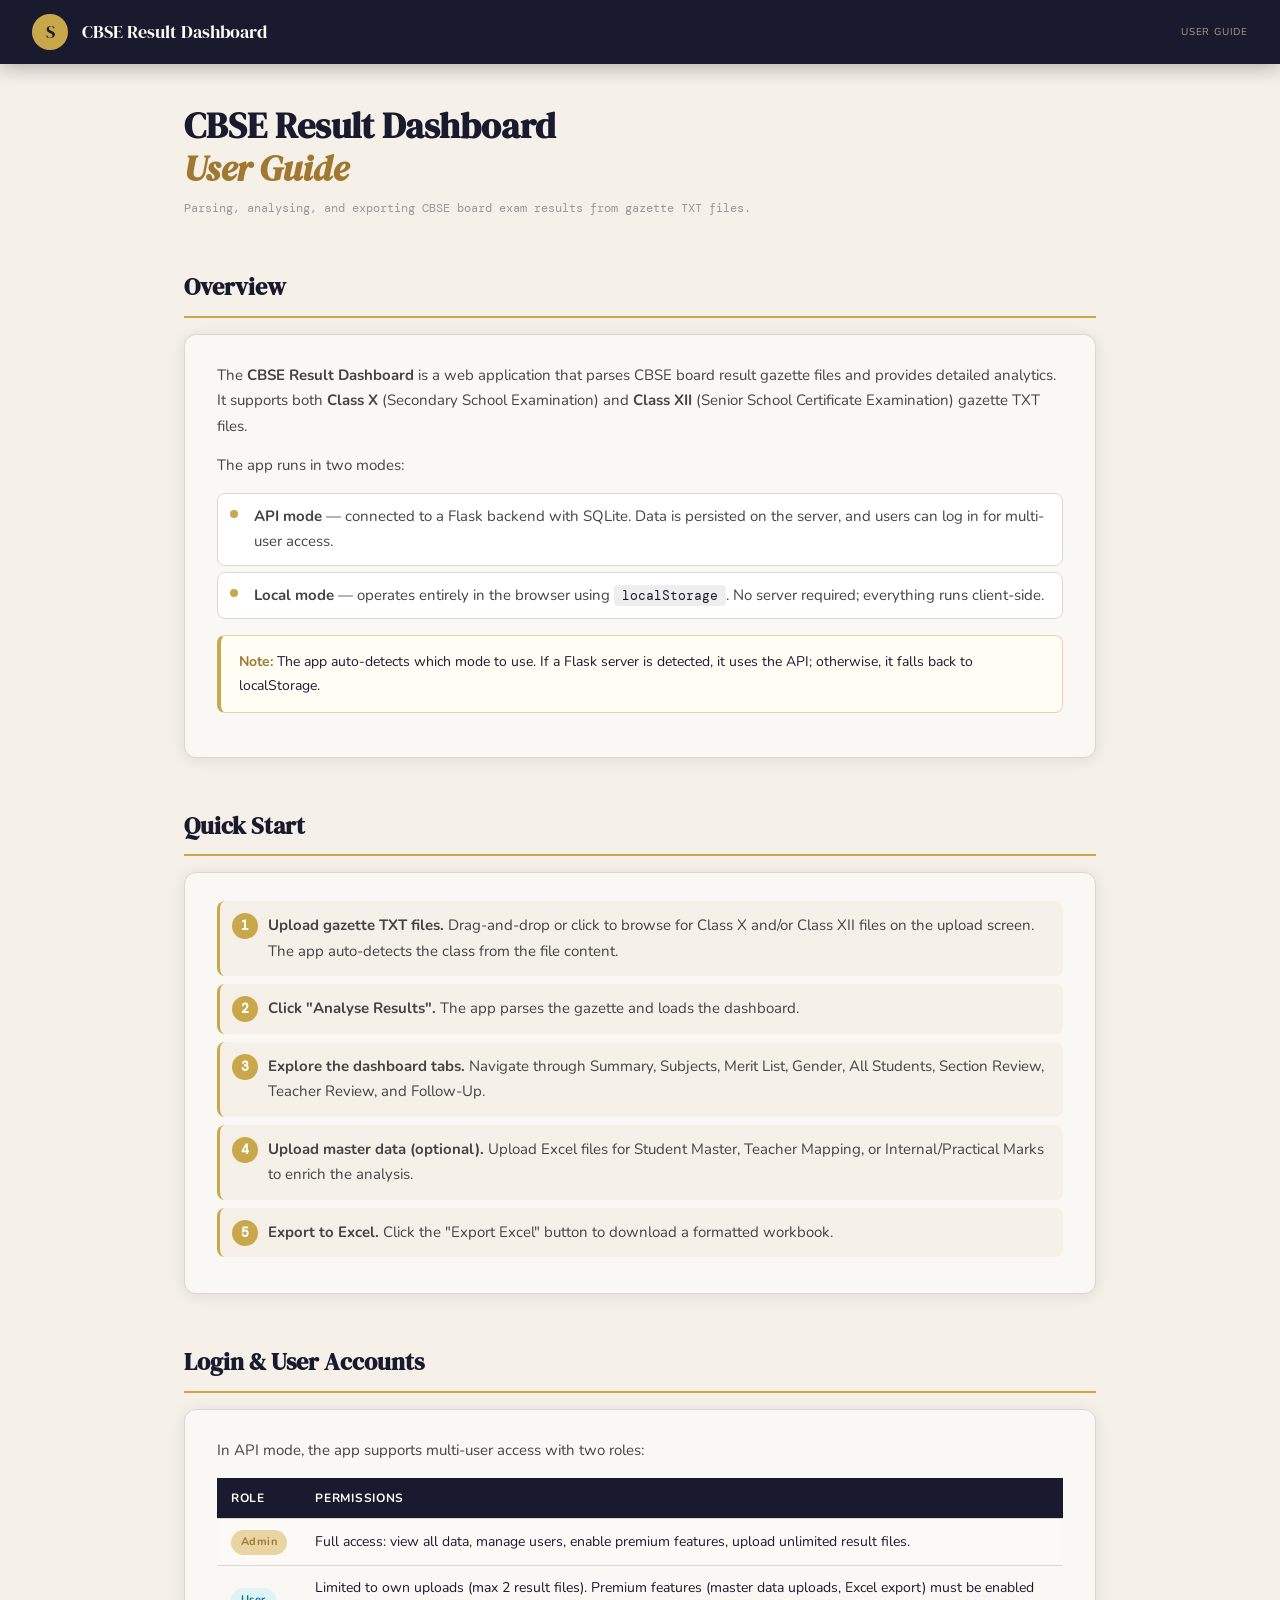
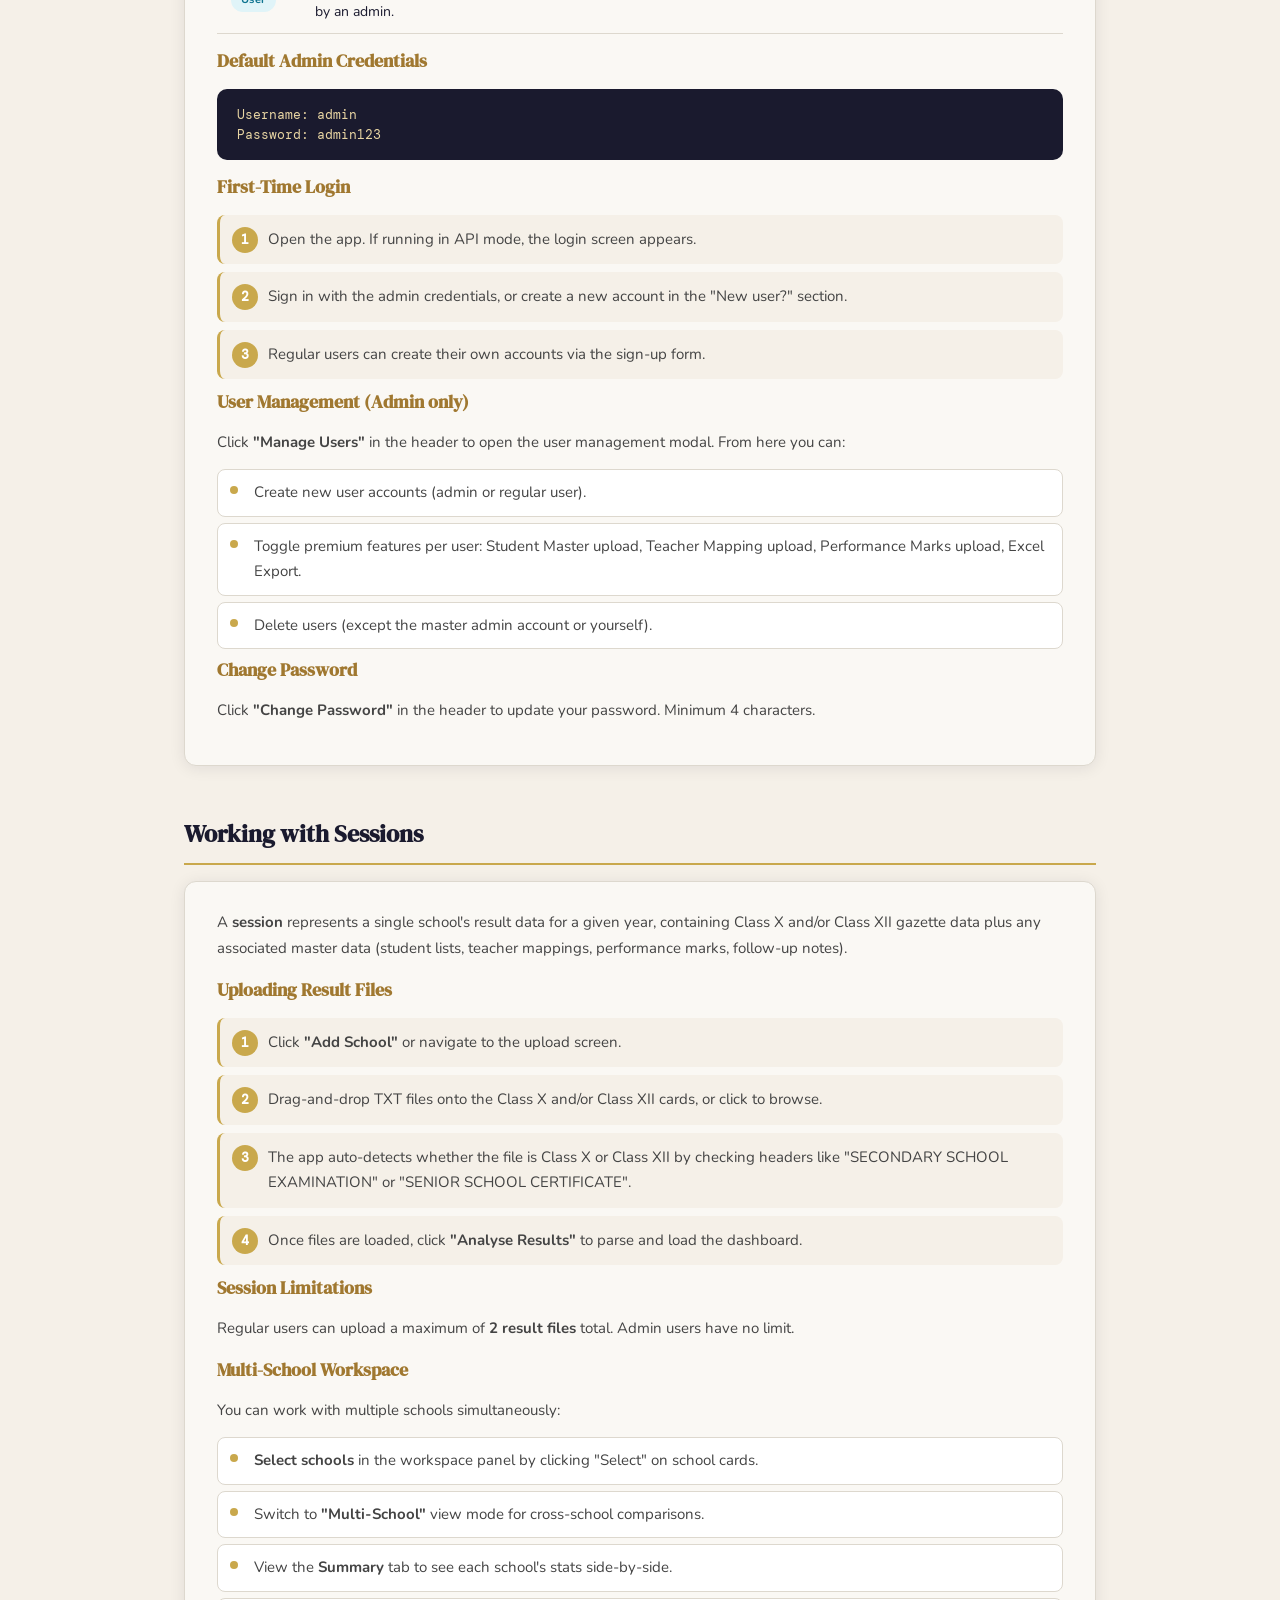
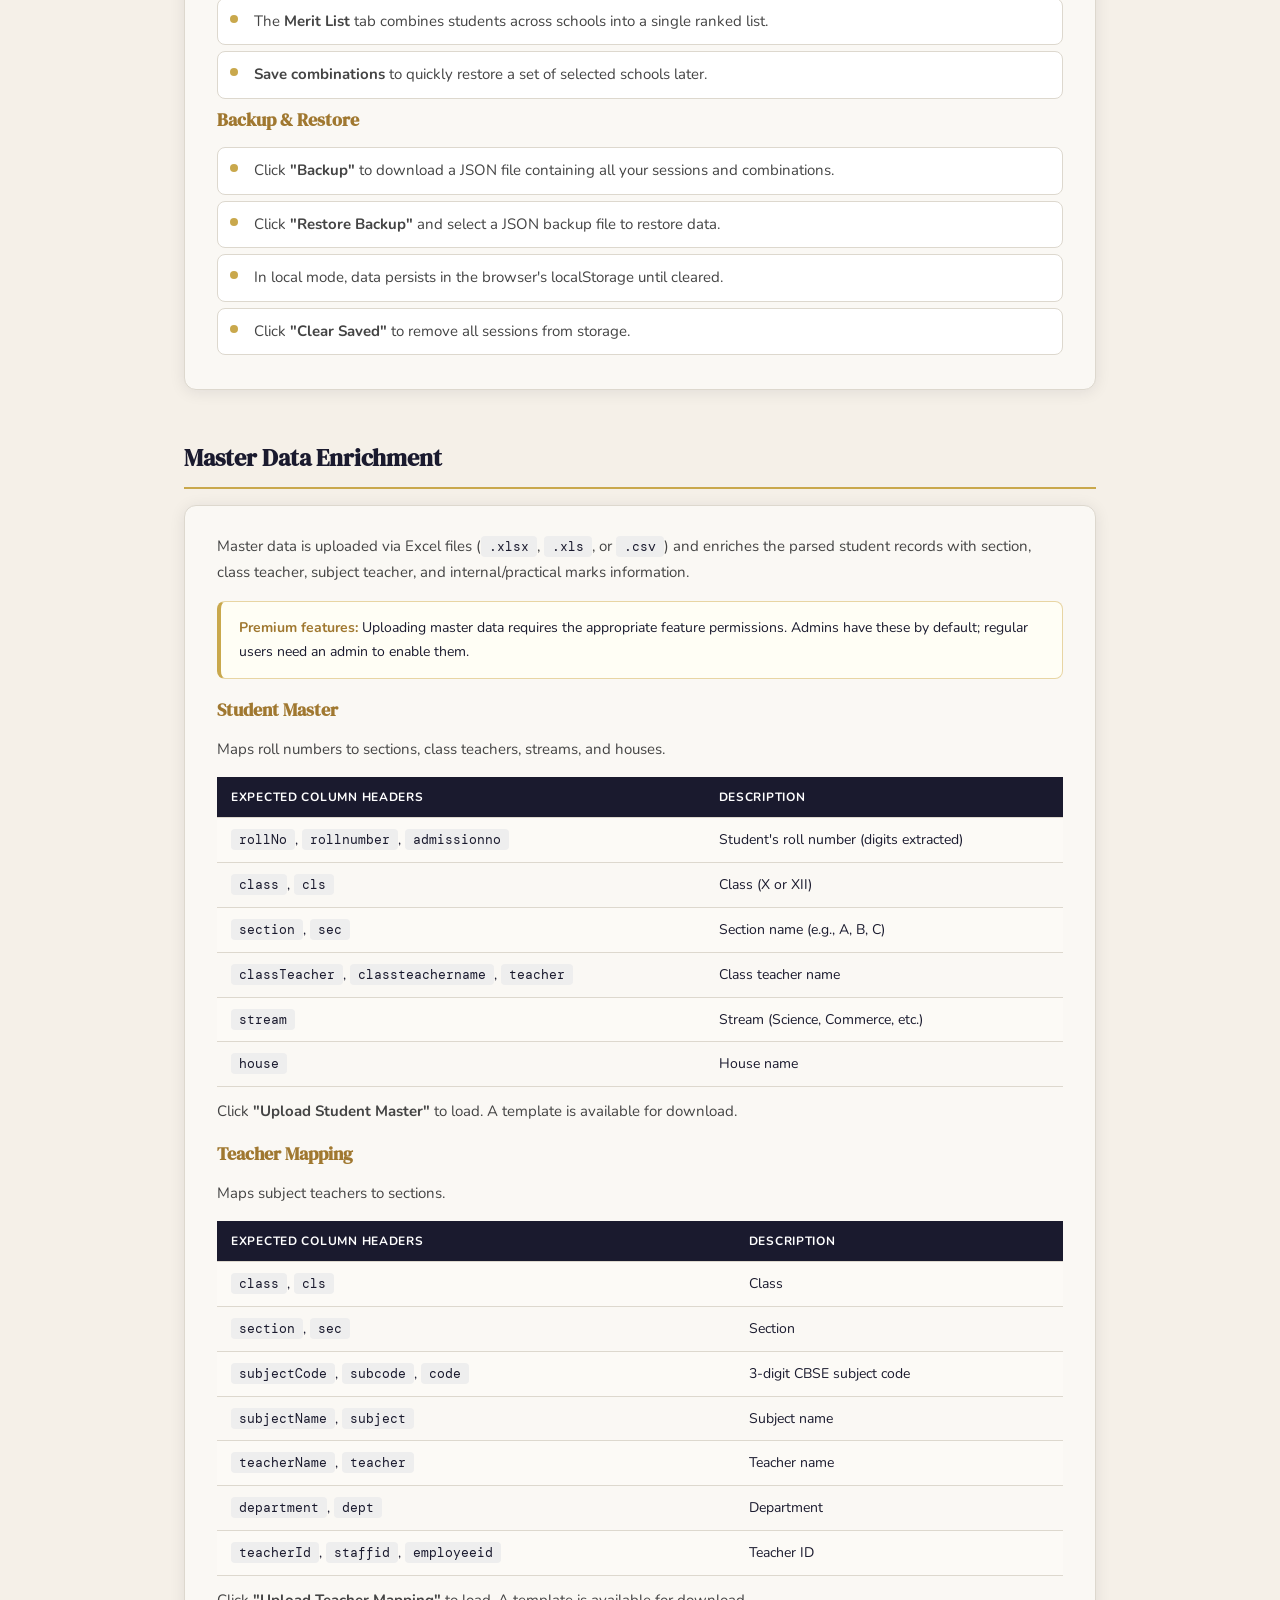
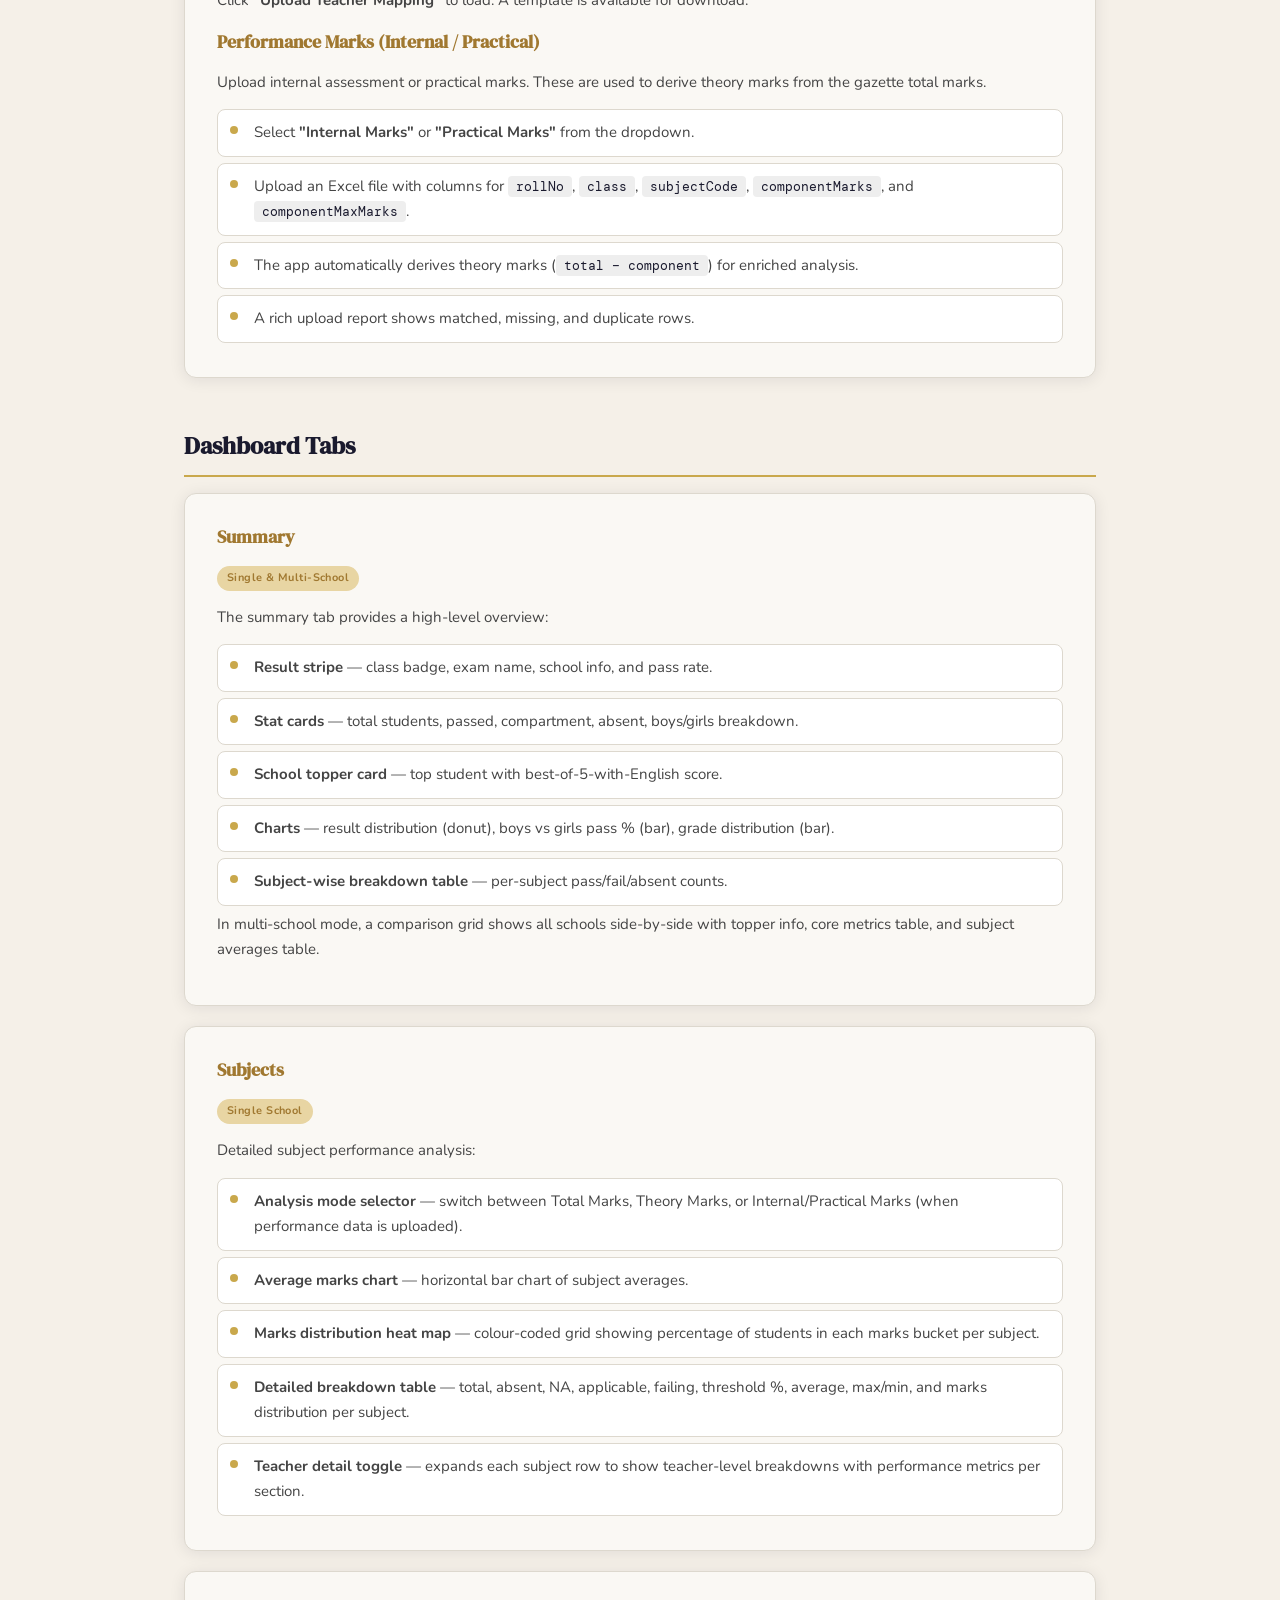
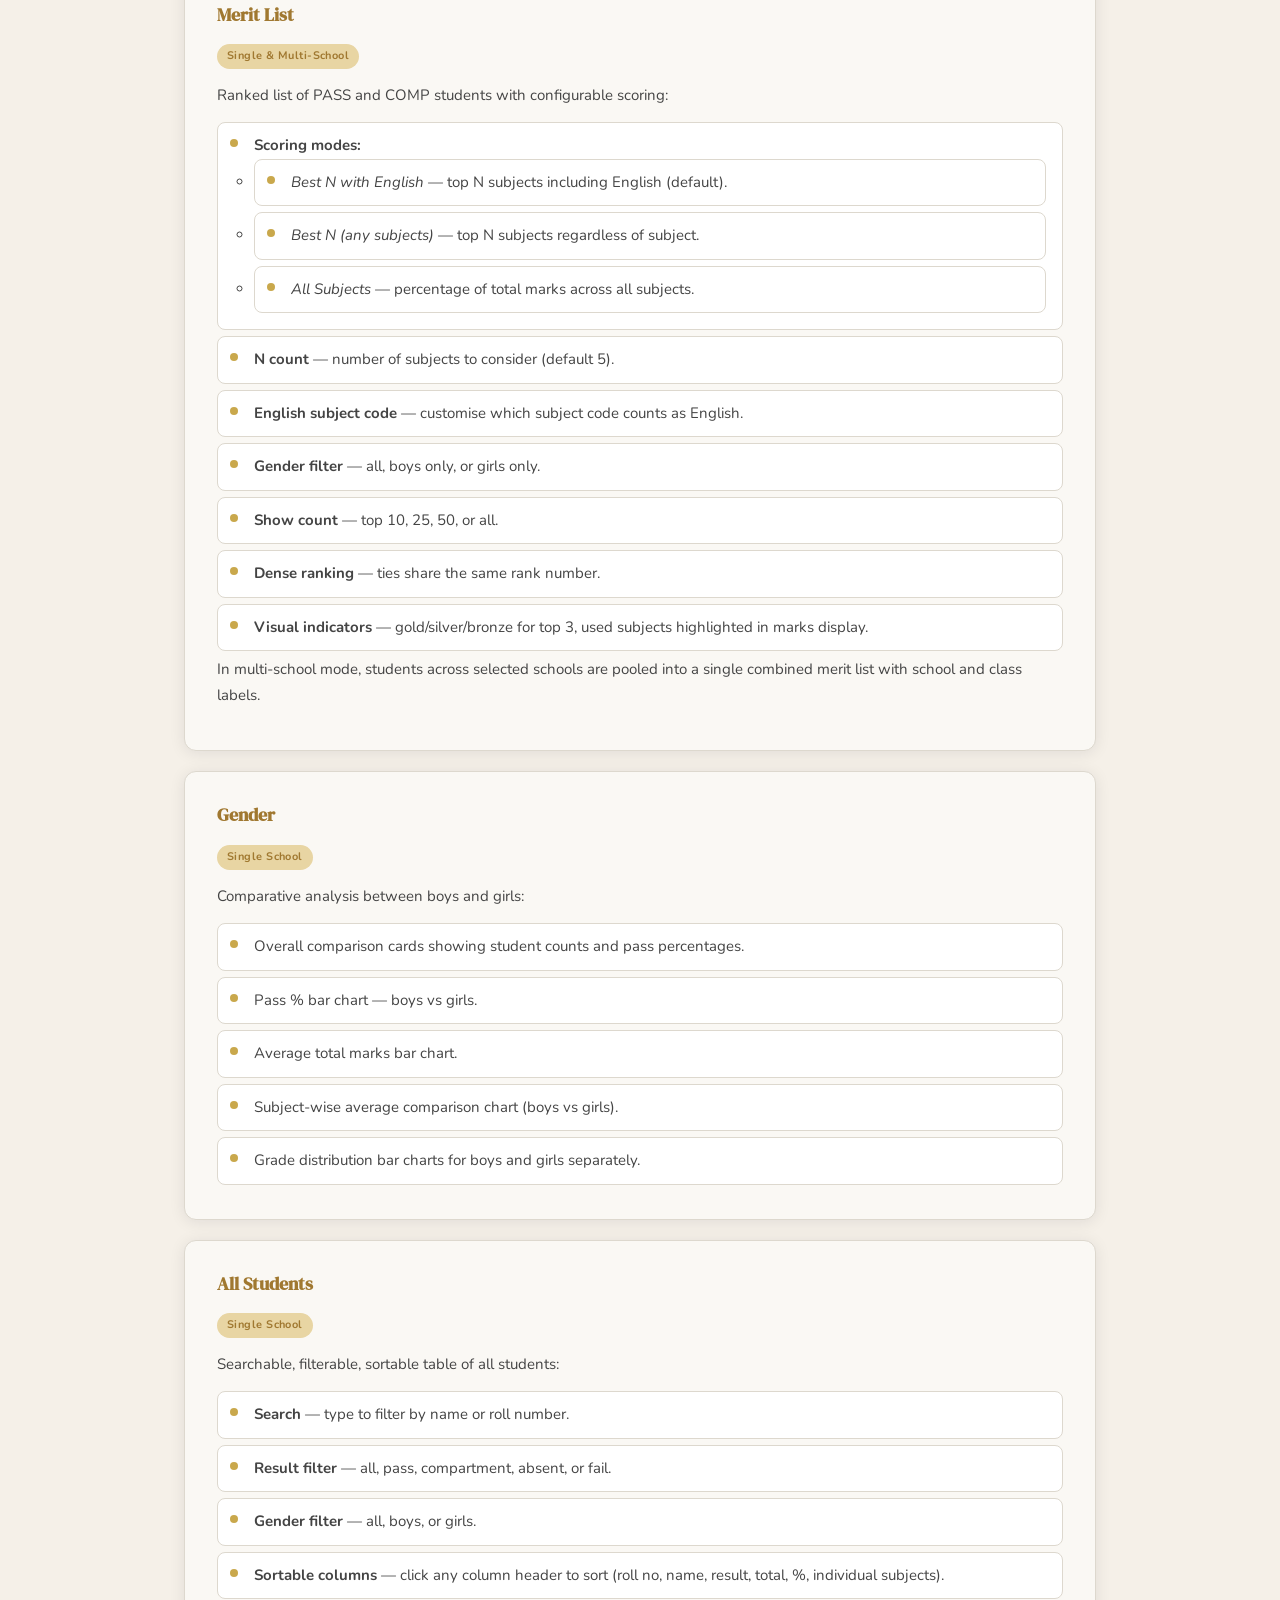
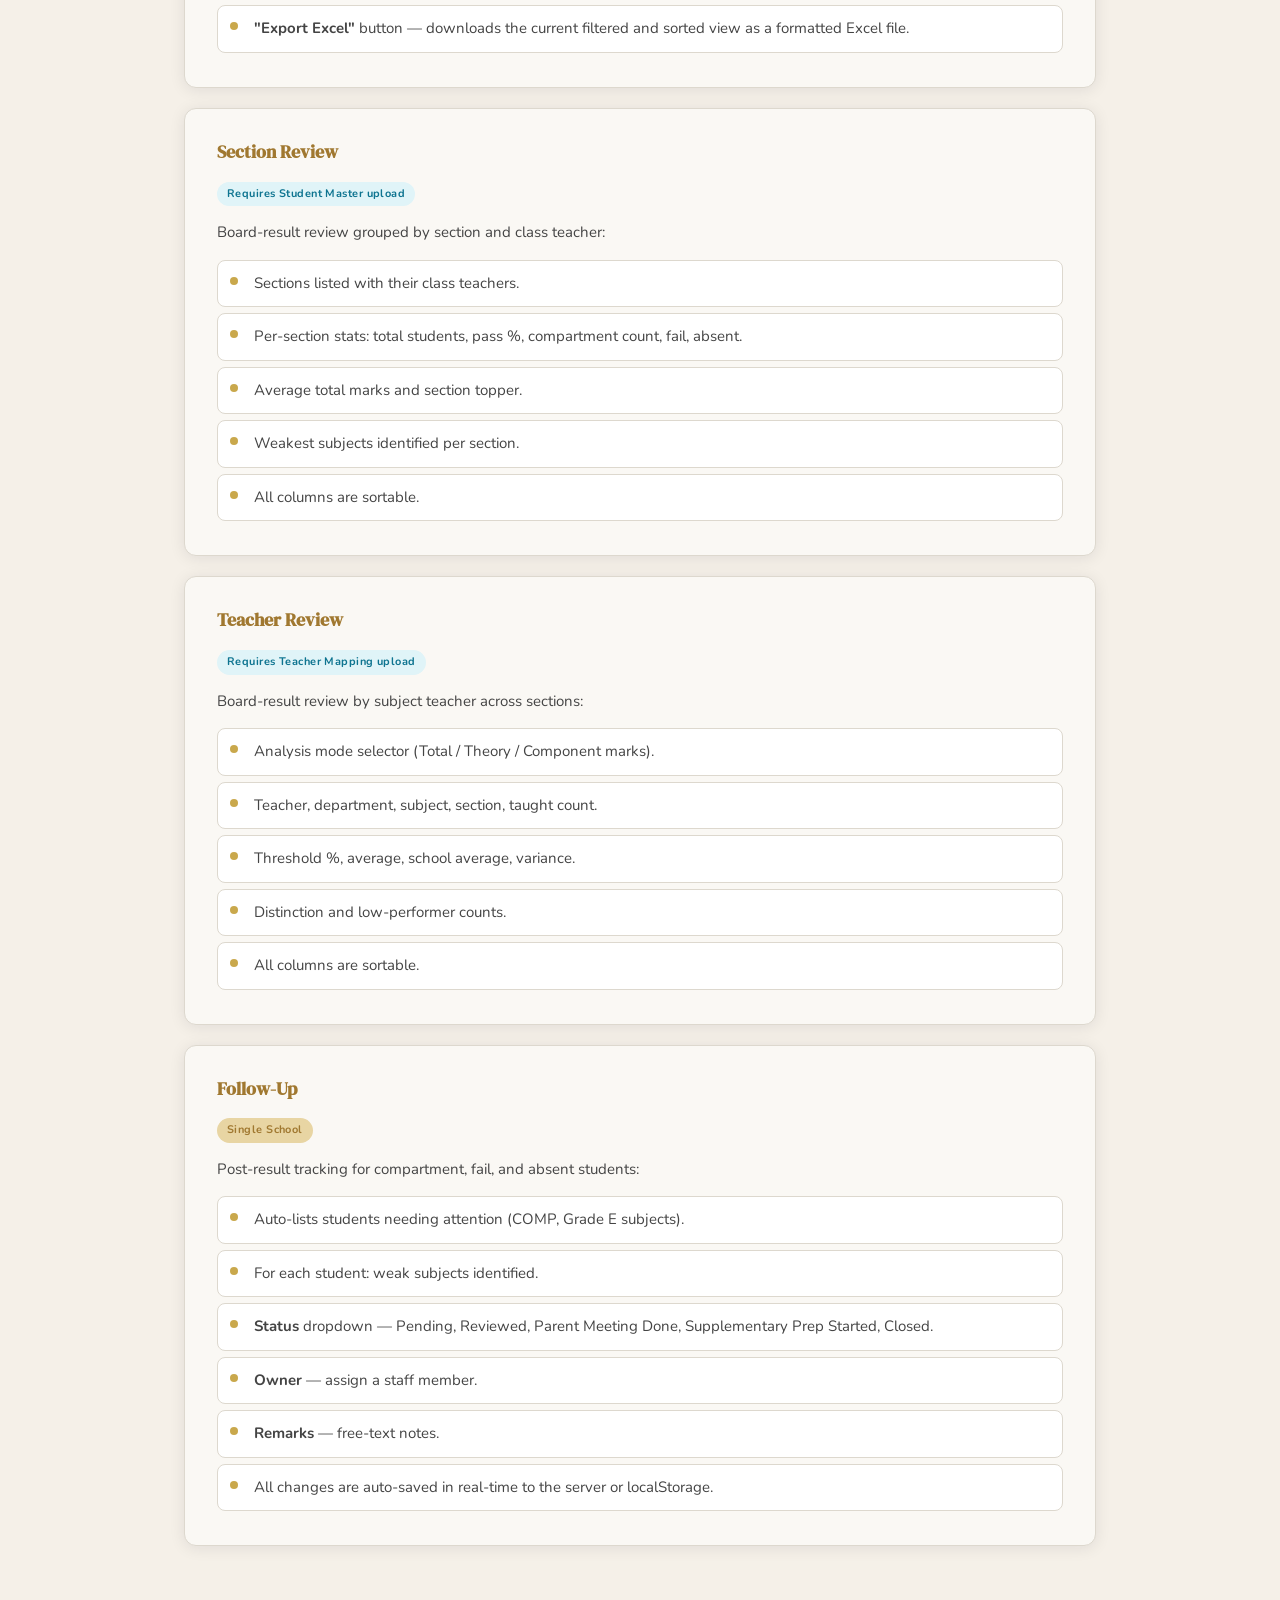
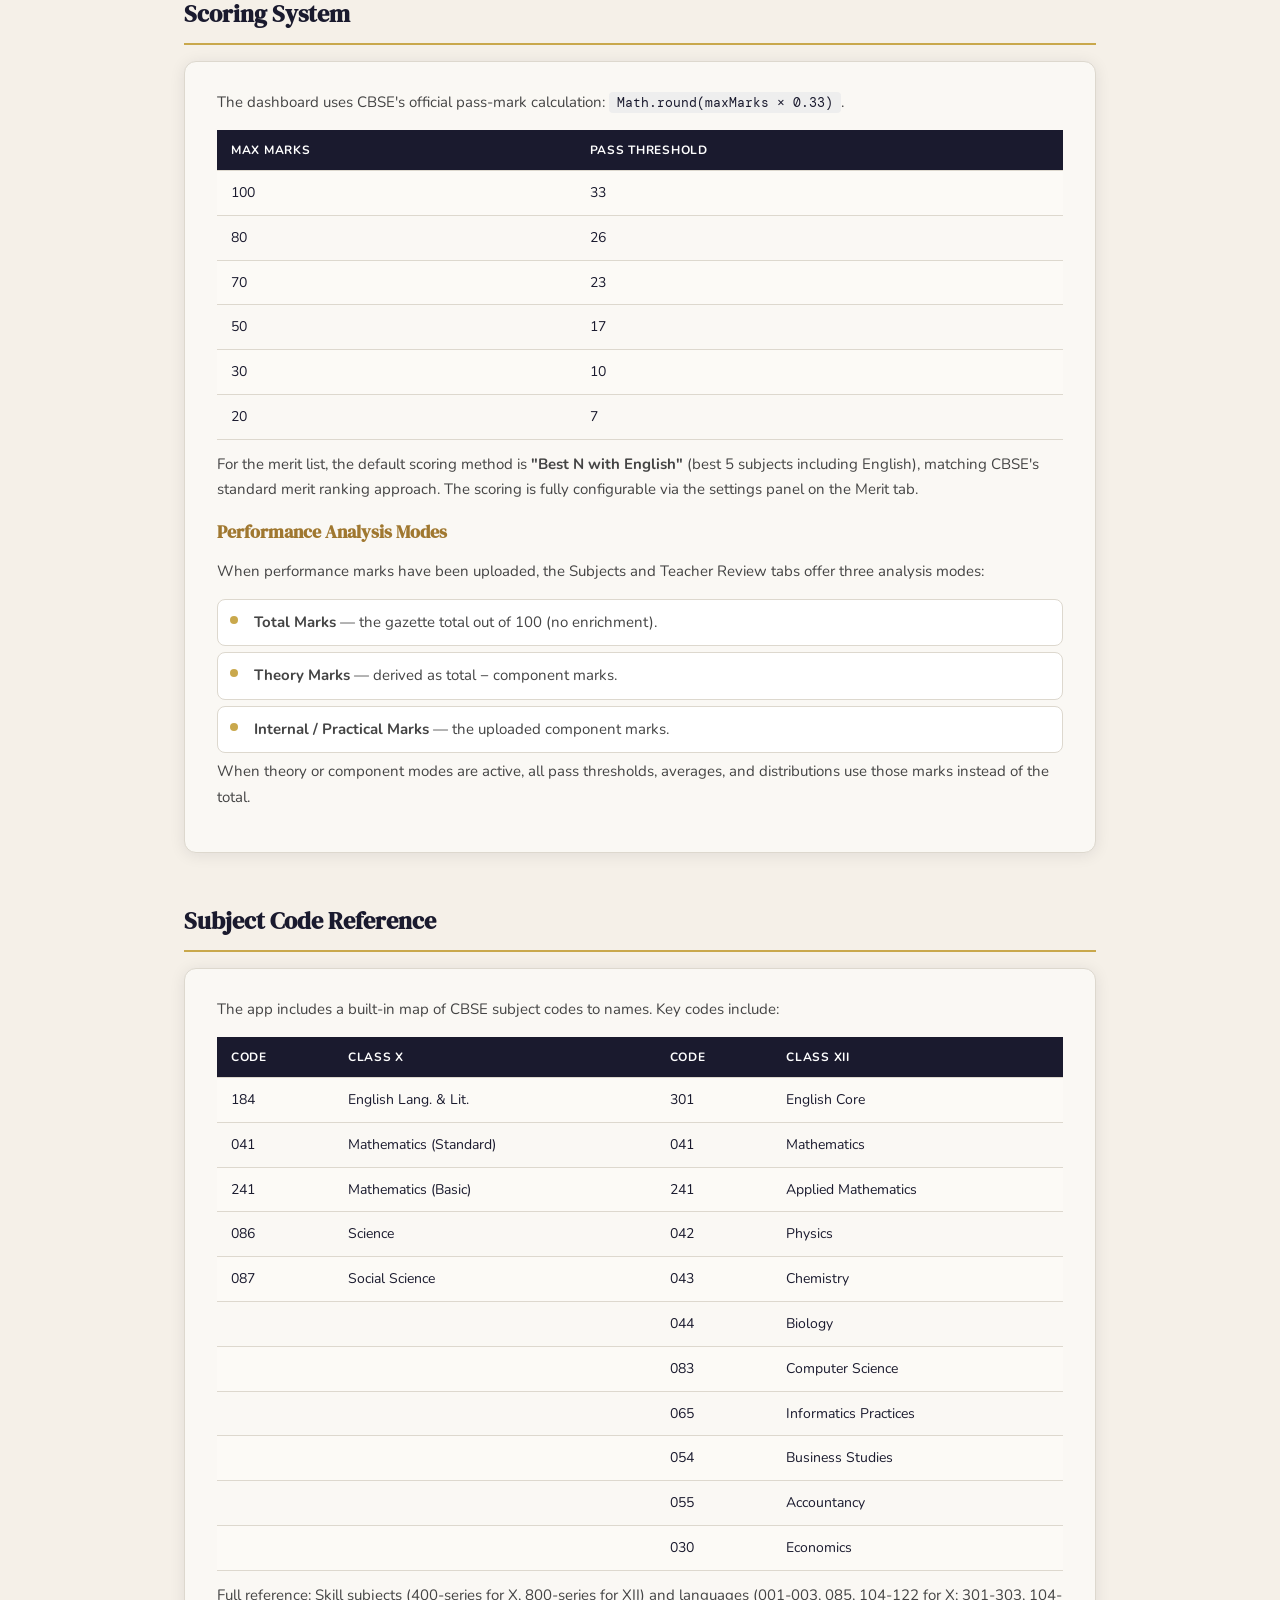
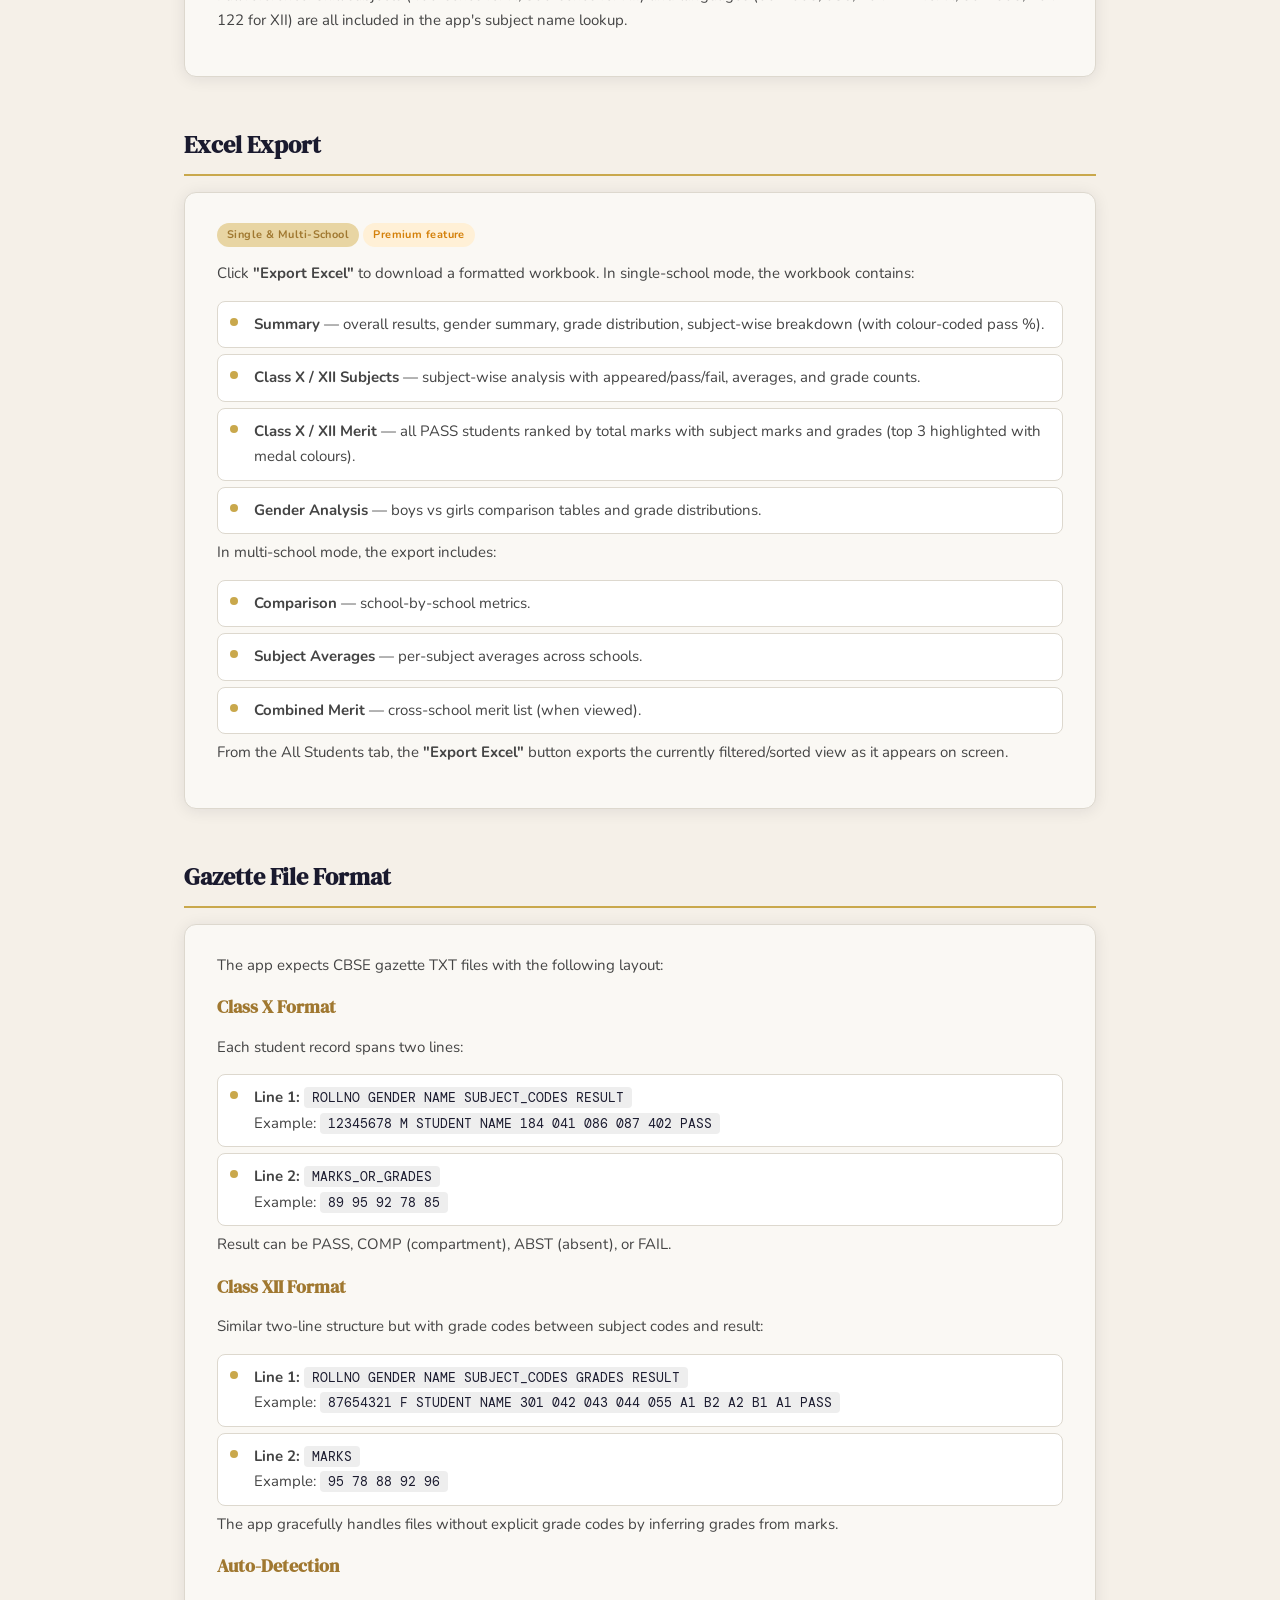
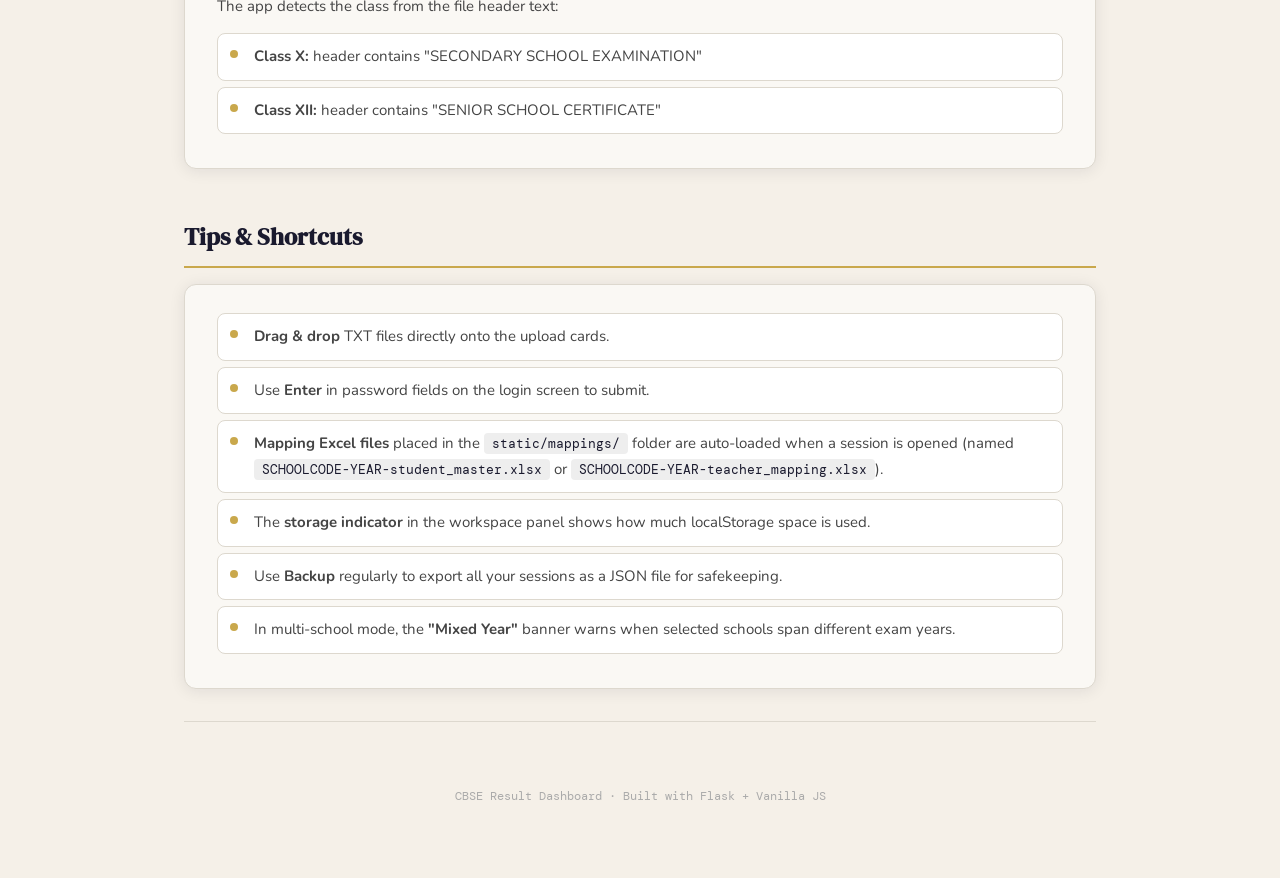
<file: static/user-guide.html>
<!DOCTYPE html>
<html lang="en">
<head>
<meta charset="UTF-8">
<meta name="viewport" content="width=device-width, initial-scale=1.0">
<title>CBSE Result Dashboard — User Guide</title>
<link rel="preconnect" href="https://fonts.googleapis.com">
<link href="https://fonts.googleapis.com/css2?family=DM+Mono:wght@400;700&family=DM+Serif+Display&family=Nunito:wght@400;600;700;800&display=swap" rel="stylesheet">
<style>
:root {
  --ink: #1a1a2e;
  --cream: #f5f0e8;
  --paper: #faf8f4;
  --gold: #c9a84c;
  --gold-lt: #e8d5a3;
  --gold-dk: #a07830;
  --teal: #0e7490;
  --teal-lt: #e0f4f8;
  --border: #ddd8ce;
  --shadow: 0 2px 16px rgba(26,26,46,.09);
  --shadow-lg: 0 8px 40px rgba(26,26,46,.15);
}
* { box-sizing: border-box; margin: 0; padding: 0; }
body {
  font-family: 'Nunito', sans-serif;
  background: var(--cream);
  color: var(--ink);
  line-height: 1.7;
  font-size: 15px;
}
nav {
  position: sticky;
  top: 0;
  z-index: 100;
  background: var(--ink);
  color: #fff;
  padding: 0 32px;
  display: flex;
  align-items: center;
  height: 64px;
  gap: 14px;
  box-shadow: 0 2px 20px rgba(0,0,0,.3);
}
nav .logo {
  width: 36px; height: 36px;
  background: var(--gold);
  border-radius: 50%;
  display: flex; align-items: center; justify-content: center;
  font-family: 'DM Serif Display', serif;
  font-size: 18px;
  color: var(--ink);
  flex-shrink: 0;
}
nav .title {
  font-family: 'DM Serif Display', serif;
  font-size: 18px;
}
nav .sub {
  font-size: 10px;
  color: var(--gold-lt);
  letter-spacing: .08em;
  text-transform: uppercase;
  margin-left: auto;
  opacity: .7;
}
.container {
  max-width: 960px;
  margin: 0 auto;
  padding: 40px 24px;
}
h1 {
  font-family: 'DM Serif Display', serif;
  font-size: 36px;
  margin-bottom: 8px;
  line-height: 1.2;
}
h1 em { color: var(--gold-dk); font-style: italic; }
.subtitle {
  font-family: 'DM Mono', monospace;
  font-size: 12px;
  color: #999;
  margin-bottom: 40px;
}
h2 {
  font-family: 'DM Serif Display', serif;
  font-size: 24px;
  margin: 48px 0 16px;
  padding-bottom: 8px;
  border-bottom: 2px solid var(--gold);
}
h3 {
  font-family: 'DM Serif Display', serif;
  font-size: 18px;
  margin: 32px 0 12px;
  color: var(--gold-dk);
}
p, li { color: #444; }
p { margin-bottom: 14px; }
.section-card {
  background: var(--paper);
  border-radius: 12px;
  padding: 28px 32px;
  margin-bottom: 20px;
  box-shadow: var(--shadow);
  border: 1px solid var(--border);
}
.section-card h3 { margin-top: 0; }
code {
  background: #eee;
  padding: 2px 8px;
  border-radius: 4px;
  font-family: 'DM Mono', monospace;
  font-size: 13px;
  color: var(--ink);
}
pre {
  background: var(--ink);
  color: #e8d5a3;
  padding: 16px 20px;
  border-radius: 10px;
  overflow-x: auto;
  font-family: 'DM Mono', monospace;
  font-size: 13px;
  line-height: 1.5;
  margin: 12px 0;
}
.tag {
  display: inline-block;
  padding: 3px 10px;
  border-radius: 20px;
  font-size: 11px;
  font-weight: 700;
  letter-spacing: .04em;
}
.tag-gold { background: var(--gold-lt); color: var(--gold-dk); }
.tag-teal { background: var(--teal-lt); color: var(--teal); }
.tag-ink { background: #e0d8cc; color: var(--ink); }
.tag-green { background: #d6f0e0; color: #1a7a4a; }
.tag-red { background: #fce8e8; color: #c0392b; }
.tag-amber { background: #fff0d6; color: #d4800a; }
.step-list {
  list-style: none;
  counter-reset: step;
}
.step-list li {
  counter-increment: step;
  padding: 12px 16px 12px 48px;
  position: relative;
  margin-bottom: 8px;
  background: var(--cream);
  border-radius: 8px;
  border-left: 3px solid var(--gold);
}
.step-list li::before {
  content: counter(step);
  position: absolute;
  left: 12px;
  top: 12px;
  width: 26px; height: 26px;
  background: var(--gold);
  color: #fff;
  border-radius: 50%;
  display: flex; align-items: center; justify-content: center;
  font-size: 13px;
  font-weight: 700;
  font-family: 'DM Mono', monospace;
}
ul.feature-list { list-style: none; padding: 0; }
ul.feature-list li {
  padding: 10px 16px 10px 36px;
  position: relative;
  margin-bottom: 6px;
  background: #fff;
  border-radius: 8px;
  border: 1px solid var(--border);
}
ul.feature-list li::before {
  content: "";
  position: absolute;
  left: 12px;
  top: 16px;
  width: 8px; height: 8px;
  border-radius: 50%;
  background: var(--gold);
}
.tip {
  background: #fffef5;
  border: 1px solid var(--gold-lt);
  border-left: 4px solid var(--gold);
  padding: 14px 18px;
  border-radius: 8px;
  margin: 16px 0;
  font-size: 14px;
}
.tip strong { color: var(--gold-dk); }
table {
  width: 100%;
  border-collapse: collapse;
  margin: 12px 0;
  font-size: 14px;
}
th, td {
  padding: 10px 14px;
  text-align: left;
  border-bottom: 1px solid var(--border);
}
th {
  background: var(--ink);
  color: #fff;
  font-weight: 700;
  font-size: 12px;
  text-transform: uppercase;
  letter-spacing: .06em;
}
tr:nth-child(even) td { background: #fcfaf6; }
hr { border: none; border-top: 1px solid var(--border); margin: 32px 0; }
footer {
  text-align: center;
  padding: 32px;
  font-size: 12px;
  color: #aaa;
  font-family: 'DM Mono', monospace;
}
</style>
</head>
<body>

<nav>
  <div class="logo">S</div>
  <div class="title">CBSE Result Dashboard</div>
  <div class="sub">User Guide</div>
</nav>

<div class="container">

<h1>CBSE Result Dashboard<br><em>User Guide</em></h1>
<p class="subtitle">Parsing, analysing, and exporting CBSE board exam results from gazette TXT files.</p>

<!-- ─── OVERVIEW ─── -->
<h2>Overview</h2>
<div class="section-card">
  <p>The <strong>CBSE Result Dashboard</strong> is a web application that parses CBSE board result gazette files and provides detailed analytics. It supports both <strong>Class X</strong> (Secondary School Examination) and <strong>Class XII</strong> (Senior School Certificate Examination) gazette TXT files.</p>
  <p>The app runs in two modes:</p>
  <ul class="feature-list" style="margin-top:8px">
    <li><strong>API mode</strong> &mdash; connected to a Flask backend with SQLite. Data is persisted on the server, and users can log in for multi-user access.</li>
    <li><strong>Local mode</strong> &mdash; operates entirely in the browser using <code>localStorage</code>. No server required; everything runs client-side.</li>
  </ul>
  <div class="tip"><strong>Note:</strong> The app auto-detects which mode to use. If a Flask server is detected, it uses the API; otherwise, it falls back to localStorage.</div>
</div>

<!-- ─── QUICK START ─── -->
<h2>Quick Start</h2>
<div class="section-card">
  <ol class="step-list">
    <li><strong>Upload gazette TXT files.</strong> Drag-and-drop or click to browse for Class X and/or Class XII files on the upload screen. The app auto-detects the class from the file content.</li>
    <li><strong>Click "Analyse Results".</strong> The app parses the gazette and loads the dashboard.</li>
    <li><strong>Explore the dashboard tabs.</strong> Navigate through Summary, Subjects, Merit List, Gender, All Students, Section Review, Teacher Review, and Follow-Up.</li>
    <li><strong>Upload master data (optional).</strong> Upload Excel files for Student Master, Teacher Mapping, or Internal/Practical Marks to enrich the analysis.</li>
    <li><strong>Export to Excel.</strong> Click the "Export Excel" button to download a formatted workbook.</li>
  </ol>
</div>

<!-- ─── LOGIN & ACCOUNTS ─── -->
<h2>Login &amp; User Accounts</h2>
<div class="section-card">
  <p>In API mode, the app supports multi-user access with two roles:</p>
  <table>
    <tr><th>Role</th><th>Permissions</th></tr>
    <tr><td><span class="tag tag-gold">Admin</span></td><td>Full access: view all data, manage users, enable premium features, upload unlimited result files.</td></tr>
    <tr><td><span class="tag tag-teal">User</span></td><td>Limited to own uploads (max 2 result files). Premium features (master data uploads, Excel export) must be enabled by an admin.</td></tr>
  </table>

  <h3>Default Admin Credentials</h3>
  <pre>Username: admin
Password: admin123</pre>

  <h3>First-Time Login</h3>
  <ol class="step-list">
    <li>Open the app. If running in API mode, the login screen appears.</li>
    <li>Sign in with the admin credentials, or create a new account in the "New user?" section.</li>
    <li>Regular users can create their own accounts via the sign-up form.</li>
  </ol>

  <h3>User Management (Admin only)</h3>
  <p>Click <strong>"Manage Users"</strong> in the header to open the user management modal. From here you can:</p>
  <ul class="feature-list">
    <li>Create new user accounts (admin or regular user).</li>
    <li>Toggle premium features per user: Student Master upload, Teacher Mapping upload, Performance Marks upload, Excel Export.</li>
    <li>Delete users (except the master admin account or yourself).</li>
  </ul>

  <h3>Change Password</h3>
  <p>Click <strong>"Change Password"</strong> in the header to update your password. Minimum 4 characters.</p>
</div>

<!-- ─── BUILDING SESSIONS ─── -->
<h2>Working with Sessions</h2>
<div class="section-card">
  <p>A <strong>session</strong> represents a single school's result data for a given year, containing Class X and/or Class XII gazette data plus any associated master data (student lists, teacher mappings, performance marks, follow-up notes).</p>

  <h3>Uploading Result Files</h3>
  <ol class="step-list">
    <li>Click <strong>"Add School"</strong> or navigate to the upload screen.</li>
    <li>Drag-and-drop TXT files onto the Class X and/or Class XII cards, or click to browse.</li>
    <li>The app auto-detects whether the file is Class X or Class XII by checking headers like "SECONDARY SCHOOL EXAMINATION" or "SENIOR SCHOOL CERTIFICATE".</li>
    <li>Once files are loaded, click <strong>"Analyse Results"</strong> to parse and load the dashboard.</li>
  </ol>

  <h3>Session Limitations</h3>
  <p>Regular users can upload a maximum of <strong>2 result files</strong> total. Admin users have no limit.</p>

  <h3>Multi-School Workspace</h3>
  <p>You can work with multiple schools simultaneously:</p>
  <ul class="feature-list">
    <li><strong>Select schools</strong> in the workspace panel by clicking "Select" on school cards.</li>
    <li>Switch to <strong>"Multi-School"</strong> view mode for cross-school comparisons.</li>
    <li>View the <strong>Summary</strong> tab to see each school's stats side-by-side.</li>
    <li>The <strong>Merit List</strong> tab combines students across schools into a single ranked list.</li>
    <li><strong>Save combinations</strong> to quickly restore a set of selected schools later.</li>
  </ul>

  <h3>Backup &amp; Restore</h3>
  <ul class="feature-list">
    <li>Click <strong>"Backup"</strong> to download a JSON file containing all your sessions and combinations.</li>
    <li>Click <strong>"Restore Backup"</strong> and select a JSON backup file to restore data.</li>
    <li>In local mode, data persists in the browser's localStorage until cleared.</li>
    <li>Click <strong>"Clear Saved"</strong> to remove all sessions from storage.</li>
  </ul>
</div>

<!-- ─── MASTER DATA ─── -->
<h2>Master Data Enrichment</h2>
<div class="section-card">
  <p>Master data is uploaded via Excel files (<code>.xlsx</code>, <code>.xls</code>, or <code>.csv</code>) and enriches the parsed student records with section, class teacher, subject teacher, and internal/practical marks information.</p>

  <div class="tip"><strong>Premium features:</strong> Uploading master data requires the appropriate feature permissions. Admins have these by default; regular users need an admin to enable them.</div>

  <h3>Student Master</h3>
  <p>Maps roll numbers to sections, class teachers, streams, and houses.</p>
  <table>
    <tr><th>Expected Column Headers</th><th>Description</th></tr>
    <tr><td><code>rollNo</code>, <code>rollnumber</code>, <code>admissionno</code></td><td>Student's roll number (digits extracted)</td></tr>
    <tr><td><code>class</code>, <code>cls</code></td><td>Class (X or XII)</td></tr>
    <tr><td><code>section</code>, <code>sec</code></td><td>Section name (e.g., A, B, C)</td></tr>
    <tr><td><code>classTeacher</code>, <code>classteachername</code>, <code>teacher</code></td><td>Class teacher name</td></tr>
    <tr><td><code>stream</code></td><td>Stream (Science, Commerce, etc.)</td></tr>
    <tr><td><code>house</code></td><td>House name</td></tr>
  </table>
  <p>Click <strong>"Upload Student Master"</strong> to load. A template is available for download.</p>

  <h3>Teacher Mapping</h3>
  <p>Maps subject teachers to sections.</p>
  <table>
    <tr><th>Expected Column Headers</th><th>Description</th></tr>
    <tr><td><code>class</code>, <code>cls</code></td><td>Class</td></tr>
    <tr><td><code>section</code>, <code>sec</code></td><td>Section</td></tr>
    <tr><td><code>subjectCode</code>, <code>subcode</code>, <code>code</code></td><td>3-digit CBSE subject code</td></tr>
    <tr><td><code>subjectName</code>, <code>subject</code></td><td>Subject name</td></tr>
    <tr><td><code>teacherName</code>, <code>teacher</code></td><td>Teacher name</td></tr>
    <tr><td><code>department</code>, <code>dept</code></td><td>Department</td></tr>
    <tr><td><code>teacherId</code>, <code>staffid</code>, <code>employeeid</code></td><td>Teacher ID</td></tr>
  </table>
  <p>Click <strong>"Upload Teacher Mapping"</strong> to load. A template is available for download.</p>

  <h3>Performance Marks (Internal / Practical)</h3>
  <p>Upload internal assessment or practical marks. These are used to derive theory marks from the gazette total marks.</p>
  <ul class="feature-list">
    <li>Select <strong>"Internal Marks"</strong> or <strong>"Practical Marks"</strong> from the dropdown.</li>
    <li>Upload an Excel file with columns for <code>rollNo</code>, <code>class</code>, <code>subjectCode</code>, <code>componentMarks</code>, and <code>componentMaxMarks</code>.</li>
    <li>The app automatically derives theory marks (<code>total &minus; component</code>) for enriched analysis.</li>
    <li>A rich upload report shows matched, missing, and duplicate rows.</li>
  </ul>
</div>

<!-- ─── DASHBOARD TABS ─── -->
<h2>Dashboard Tabs</h2>

<div class="section-card">
  <h3>Summary</h3>
  <p><span class="tag tag-gold">Single &amp; Multi-School</span></p>
  <p>The summary tab provides a high-level overview:</p>
  <ul class="feature-list">
    <li><strong>Result stripe</strong> &mdash; class badge, exam name, school info, and pass rate.</li>
    <li><strong>Stat cards</strong> &mdash; total students, passed, compartment, absent, boys/girls breakdown.</li>
    <li><strong>School topper card</strong> &mdash; top student with best-of-5-with-English score.</li>
    <li><strong>Charts</strong> &mdash; result distribution (donut), boys vs girls pass % (bar), grade distribution (bar).</li>
    <li><strong>Subject-wise breakdown table</strong> &mdash; per-subject pass/fail/absent counts.</li>
  </ul>
  <p>In multi-school mode, a comparison grid shows all schools side-by-side with topper info, core metrics table, and subject averages table.</p>
</div>

<div class="section-card">
  <h3>Subjects</h3>
  <p><span class="tag tag-gold">Single School</span></p>
  <p>Detailed subject performance analysis:</p>
  <ul class="feature-list">
    <li><strong>Analysis mode selector</strong> &mdash; switch between Total Marks, Theory Marks, or Internal/Practical Marks (when performance data is uploaded).</li>
    <li><strong>Average marks chart</strong> &mdash; horizontal bar chart of subject averages.</li>
    <li><strong>Marks distribution heat map</strong> &mdash; colour-coded grid showing percentage of students in each marks bucket per subject.</li>
    <li><strong>Detailed breakdown table</strong> &mdash; total, absent, NA, applicable, failing, threshold %, average, max/min, and marks distribution per subject.</li>
    <li><strong>Teacher detail toggle</strong> &mdash; expands each subject row to show teacher-level breakdowns with performance metrics per section.</li>
  </ul>
</div>

<div class="section-card">
  <h3>Merit List</h3>
  <p><span class="tag tag-gold">Single &amp; Multi-School</span></p>
  <p>Ranked list of PASS and COMP students with configurable scoring:</p>
  <ul class="feature-list">
    <li><strong>Scoring modes:</strong>
      <ul>
        <li><em>Best N with English</em> &mdash; top N subjects including English (default).</li>
        <li><em>Best N (any subjects)</em> &mdash; top N subjects regardless of subject.</li>
        <li><em>All Subjects</em> &mdash; percentage of total marks across all subjects.</li>
      </ul>
    </li>
    <li><strong>N count</strong> &mdash; number of subjects to consider (default 5).</li>
    <li><strong>English subject code</strong> &mdash; customise which subject code counts as English.</li>
    <li><strong>Gender filter</strong> &mdash; all, boys only, or girls only.</li>
    <li><strong>Show count</strong> &mdash; top 10, 25, 50, or all.</li>
    <li><strong>Dense ranking</strong> &mdash; ties share the same rank number.</li>
    <li><strong>Visual indicators</strong> &mdash; gold/silver/bronze for top 3, used subjects highlighted in marks display.</li>
  </ul>
  <p>In multi-school mode, students across selected schools are pooled into a single combined merit list with school and class labels.</p>
</div>

<div class="section-card">
  <h3>Gender</h3>
  <p><span class="tag tag-gold">Single School</span></p>
  <p>Comparative analysis between boys and girls:</p>
  <ul class="feature-list">
    <li>Overall comparison cards showing student counts and pass percentages.</li>
    <li>Pass % bar chart &mdash; boys vs girls.</li>
    <li>Average total marks bar chart.</li>
    <li>Subject-wise average comparison chart (boys vs girls).</li>
    <li>Grade distribution bar charts for boys and girls separately.</li>
  </ul>
</div>

<div class="section-card">
  <h3>All Students</h3>
  <p><span class="tag tag-gold">Single School</span></p>
  <p>Searchable, filterable, sortable table of all students:</p>
  <ul class="feature-list">
    <li><strong>Search</strong> &mdash; type to filter by name or roll number.</li>
    <li><strong>Result filter</strong> &mdash; all, pass, compartment, absent, or fail.</li>
    <li><strong>Gender filter</strong> &mdash; all, boys, or girls.</li>
    <li><strong>Sortable columns</strong> &mdash; click any column header to sort (roll no, name, result, total, %, individual subjects).</li>
    <li><strong>"Export Excel"</strong> button &mdash; downloads the current filtered and sorted view as a formatted Excel file.</li>
  </ul>
</div>

<div class="section-card">
  <h3>Section Review</h3>
  <p><span class="tag tag-teal">Requires Student Master upload</span></p>
  <p>Board-result review grouped by section and class teacher:</p>
  <ul class="feature-list">
    <li>Sections listed with their class teachers.</li>
    <li>Per-section stats: total students, pass %, compartment count, fail, absent.</li>
    <li>Average total marks and section topper.</li>
    <li>Weakest subjects identified per section.</li>
    <li>All columns are sortable.</li>
  </ul>
</div>

<div class="section-card">
  <h3>Teacher Review</h3>
  <p><span class="tag tag-teal">Requires Teacher Mapping upload</span></p>
  <p>Board-result review by subject teacher across sections:</p>
  <ul class="feature-list">
    <li>Analysis mode selector (Total / Theory / Component marks).</li>
    <li>Teacher, department, subject, section, taught count.</li>
    <li>Threshold %, average, school average, variance.</li>
    <li>Distinction and low-performer counts.</li>
    <li>All columns are sortable.</li>
  </ul>
</div>

<div class="section-card">
  <h3>Follow-Up</h3>
  <p><span class="tag tag-gold">Single School</span></p>
  <p>Post-result tracking for compartment, fail, and absent students:</p>
  <ul class="feature-list">
    <li>Auto-lists students needing attention (COMP, Grade E subjects).</li>
    <li>For each student: weak subjects identified.</li>
    <li><strong>Status</strong> dropdown &mdash; Pending, Reviewed, Parent Meeting Done, Supplementary Prep Started, Closed.</li>
    <li><strong>Owner</strong> &mdash; assign a staff member.</li>
    <li><strong>Remarks</strong> &mdash; free-text notes.</li>
    <li>All changes are auto-saved in real-time to the server or localStorage.</li>
  </ul>
</div>

<!-- ─── SCORING ─── -->
<h2>Scoring System</h2>
<div class="section-card">
  <p>The dashboard uses CBSE's official pass-mark calculation: <code>Math.round(maxMarks &times; 0.33)</code>.</p>
  <table>
    <tr><th>Max Marks</th><th>Pass Threshold</th></tr>
    <tr><td>100</td><td>33</td></tr>
    <tr><td>80</td><td>26</td></tr>
    <tr><td>70</td><td>23</td></tr>
    <tr><td>50</td><td>17</td></tr>
    <tr><td>30</td><td>10</td></tr>
    <tr><td>20</td><td>7</td></tr>
  </table>
  <p>For the merit list, the default scoring method is <strong>"Best N with English"</strong> (best 5 subjects including English), matching CBSE's standard merit ranking approach. The scoring is fully configurable via the settings panel on the Merit tab.</p>

  <h3>Performance Analysis Modes</h3>
  <p>When performance marks have been uploaded, the Subjects and Teacher Review tabs offer three analysis modes:</p>
  <ul class="feature-list">
    <li><strong>Total Marks</strong> &mdash; the gazette total out of 100 (no enrichment).</li>
    <li><strong>Theory Marks</strong> &mdash; derived as total &minus; component marks.</li>
    <li><strong>Internal / Practical Marks</strong> &mdash; the uploaded component marks.</li>
  </ul>
  <p>When theory or component modes are active, all pass thresholds, averages, and distributions use those marks instead of the total.</p>
</div>

<!-- ─── SUBJECT CODES ─── -->
<h2>Subject Code Reference</h2>
<div class="section-card">
  <p>The app includes a built-in map of CBSE subject codes to names. Key codes include:</p>
  <table>
    <tr><th>Code</th><th>Class X</th><th>Code</th><th>Class XII</th></tr>
    <tr><td>184</td><td>English Lang. &amp; Lit.</td><td>301</td><td>English Core</td></tr>
    <tr><td>041</td><td>Mathematics (Standard)</td><td>041</td><td>Mathematics</td></tr>
    <tr><td>241</td><td>Mathematics (Basic)</td><td>241</td><td>Applied Mathematics</td></tr>
    <tr><td>086</td><td>Science</td><td>042</td><td>Physics</td></tr>
    <tr><td>087</td><td>Social Science</td><td>043</td><td>Chemistry</td></tr>
    <tr><td colspan="2"></td><td>044</td><td>Biology</td></tr>
    <tr><td colspan="2"></td><td>083</td><td>Computer Science</td></tr>
    <tr><td colspan="2"></td><td>065</td><td>Informatics Practices</td></tr>
    <tr><td colspan="2"></td><td>054</td><td>Business Studies</td></tr>
    <tr><td colspan="2"></td><td>055</td><td>Accountancy</td></tr>
    <tr><td colspan="2"></td><td>030</td><td>Economics</td></tr>
  </table>
  <p>Full reference: Skill subjects (400-series for X, 800-series for XII) and languages (001-003, 085, 104-122 for X; 301-303, 104-122 for XII) are all included in the app's subject name lookup.</p>
</div>

<!-- ─── EXCEL EXPORT ─── -->
<h2>Excel Export</h2>
<div class="section-card">
  <p><span class="tag tag-gold">Single &amp; Multi-School</span> <span class="tag tag-amber">Premium feature</span></p>
  <p>Click <strong>"Export Excel"</strong> to download a formatted workbook. In single-school mode, the workbook contains:</p>
  <ul class="feature-list">
    <li><strong>Summary</strong> &mdash; overall results, gender summary, grade distribution, subject-wise breakdown (with colour-coded pass %).</li>
    <li><strong>Class X / XII Subjects</strong> &mdash; subject-wise analysis with appeared/pass/fail, averages, and grade counts.</li>
    <li><strong>Class X / XII Merit</strong> &mdash; all PASS students ranked by total marks with subject marks and grades (top 3 highlighted with medal colours).</li>
    <li><strong>Gender Analysis</strong> &mdash; boys vs girls comparison tables and grade distributions.</li>
  </ul>
  <p>In multi-school mode, the export includes:</p>
  <ul class="feature-list">
    <li><strong>Comparison</strong> &mdash; school-by-school metrics.</li>
    <li><strong>Subject Averages</strong> &mdash; per-subject averages across schools.</li>
    <li><strong>Combined Merit</strong> &mdash; cross-school merit list (when viewed).</li>
  </ul>
  <p>From the All Students tab, the <strong>"Export Excel"</strong> button exports the currently filtered/sorted view as it appears on screen.</p>
</div>

<!-- ─── GAZETTE FILE FORMAT ─── -->
<h2>Gazette File Format</h2>
<div class="section-card">
  <p>The app expects CBSE gazette TXT files with the following layout:</p>

  <h3>Class X Format</h3>
  <p>Each student record spans two lines:</p>
  <ul class="feature-list">
    <li><strong>Line 1:</strong> <code>ROLLNO GENDER NAME   SUBJECT_CODES    RESULT</code><br>
    Example: <code>12345678 M STUDENT NAME   184 041 086 087 402   PASS</code></li>
    <li><strong>Line 2:</strong> <code>   MARKS_OR_GRADES</code><br>
    Example: <code>   89 95 92 78 85</code></li>
  </ul>
  <p>Result can be PASS, COMP (compartment), ABST (absent), or FAIL.</p>

  <h3>Class XII Format</h3>
  <p>Similar two-line structure but with grade codes between subject codes and result:</p>
  <ul class="feature-list">
    <li><strong>Line 1:</strong> <code>ROLLNO GENDER NAME   SUBJECT_CODES   GRADES   RESULT</code><br>
    Example: <code>87654321 F STUDENT NAME   301 042 043 044 055   A1 B2 A2 B1 A1   PASS</code></li>
    <li><strong>Line 2:</strong> <code>   MARKS</code><br>
    Example: <code>   95 78 88 92 96</code></li>
  </ul>
  <p>The app gracefully handles files without explicit grade codes by inferring grades from marks.</p>

  <h3>Auto-Detection</h3>
  <p>The app detects the class from the file header text:</p>
  <ul class="feature-list">
    <li><strong>Class X:</strong> header contains "SECONDARY SCHOOL EXAMINATION"</li>
    <li><strong>Class XII:</strong> header contains "SENIOR SCHOOL CERTIFICATE"</li>
  </ul>
</div>

<!-- ─── KEYBOARD SHORTCUTS ─── -->
<h2>Tips &amp; Shortcuts</h2>
<div class="section-card">
  <ul class="feature-list">
    <li><strong>Drag &amp; drop</strong> TXT files directly onto the upload cards.</li>
    <li>Use <strong>Enter</strong> in password fields on the login screen to submit.</li>
    <li><strong>Mapping Excel files</strong> placed in the <code>static/mappings/</code> folder are auto-loaded when a session is opened (named <code>SCHOOLCODE-YEAR-student_master.xlsx</code> or <code>SCHOOLCODE-YEAR-teacher_mapping.xlsx</code>).</li>
    <li>The <strong>storage indicator</strong> in the workspace panel shows how much localStorage space is used.</li>
    <li>Use <strong>Backup</strong> regularly to export all your sessions as a JSON file for safekeeping.</li>
    <li>In multi-school mode, the <strong>"Mixed Year"</strong> banner warns when selected schools span different exam years.</li>
  </ul>
</div>

<hr>

<footer>
  CBSE Result Dashboard &middot; Built with Flask + Vanilla JS
</footer>

</div>
</body>
</html>
</file>
